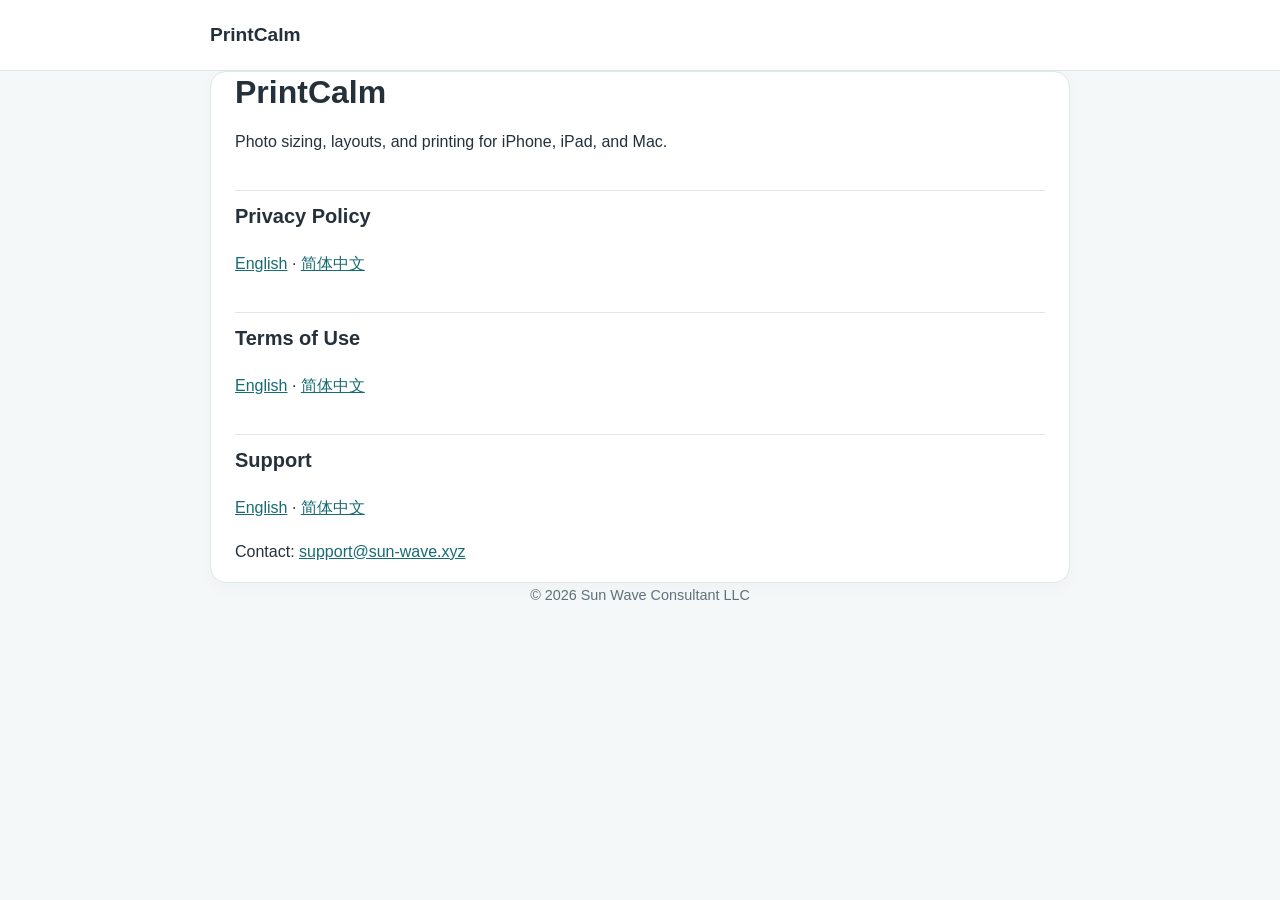
<file: index.html>
<!doctype html><html lang="en"><head><meta charset="utf-8"><meta name="viewport" content="width=device-width,initial-scale=1"><title>PrintCalm · Legal & Support</title><link rel="stylesheet" href="style.css"></head><body><header><div class="wrap top"><span class="brand">PrintCalm</span></div></header><main class="wrap"><h1>PrintCalm</h1><p>Photo sizing, layouts, and printing for iPhone, iPad, and Mac.</p><h2>Privacy Policy</h2><p><a href="privacy.html">English</a> · <a href="zh-Hans/privacy.html" lang="zh-Hans">简体中文</a></p><h2>Terms of Use</h2><p><a href="terms.html">English</a> · <a href="zh-Hans/terms.html" lang="zh-Hans">简体中文</a></p><h2>Support</h2><p><a href="support.html">English</a> · <a href="zh-Hans/support.html" lang="zh-Hans">简体中文</a></p><p>Contact: <a href="mailto:support@sun-wave.xyz">support@sun-wave.xyz</a></p></main><footer>© 2026 Sun Wave Consultant LLC</footer></body></html>
</file>
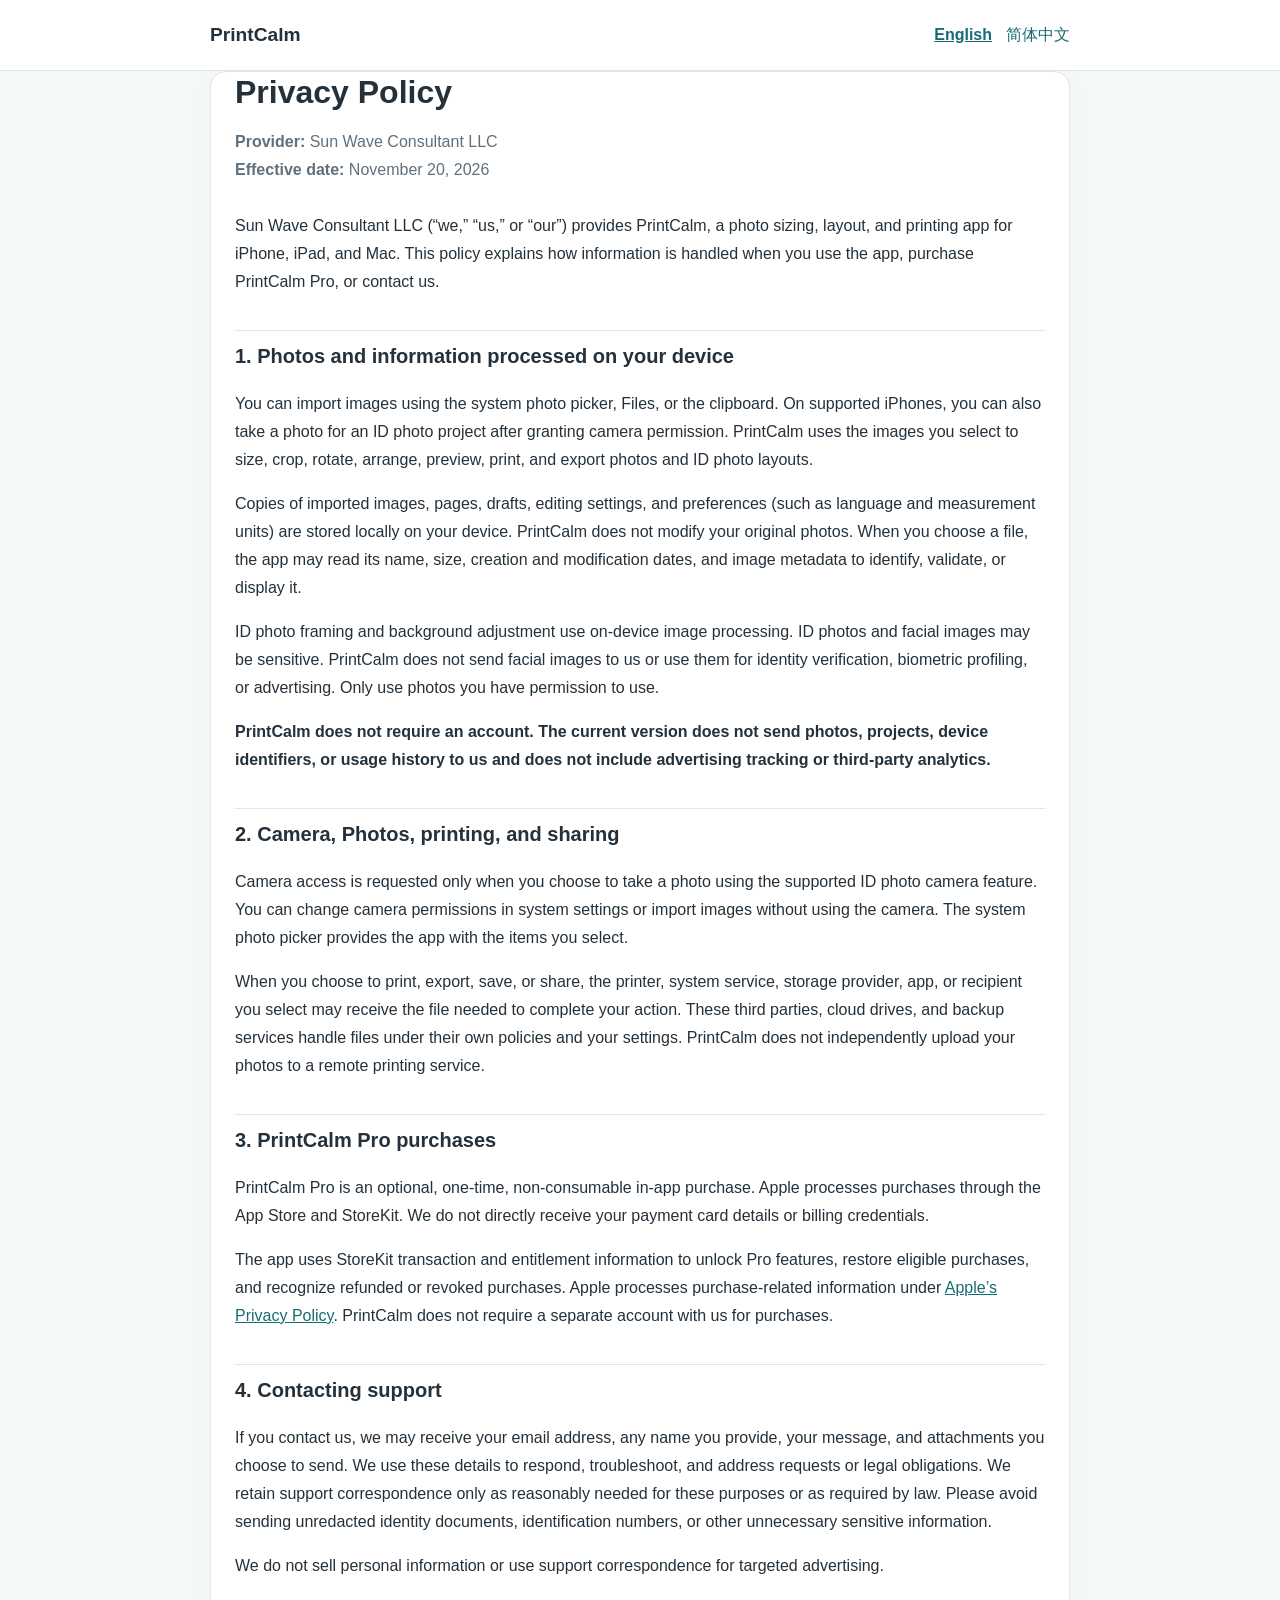
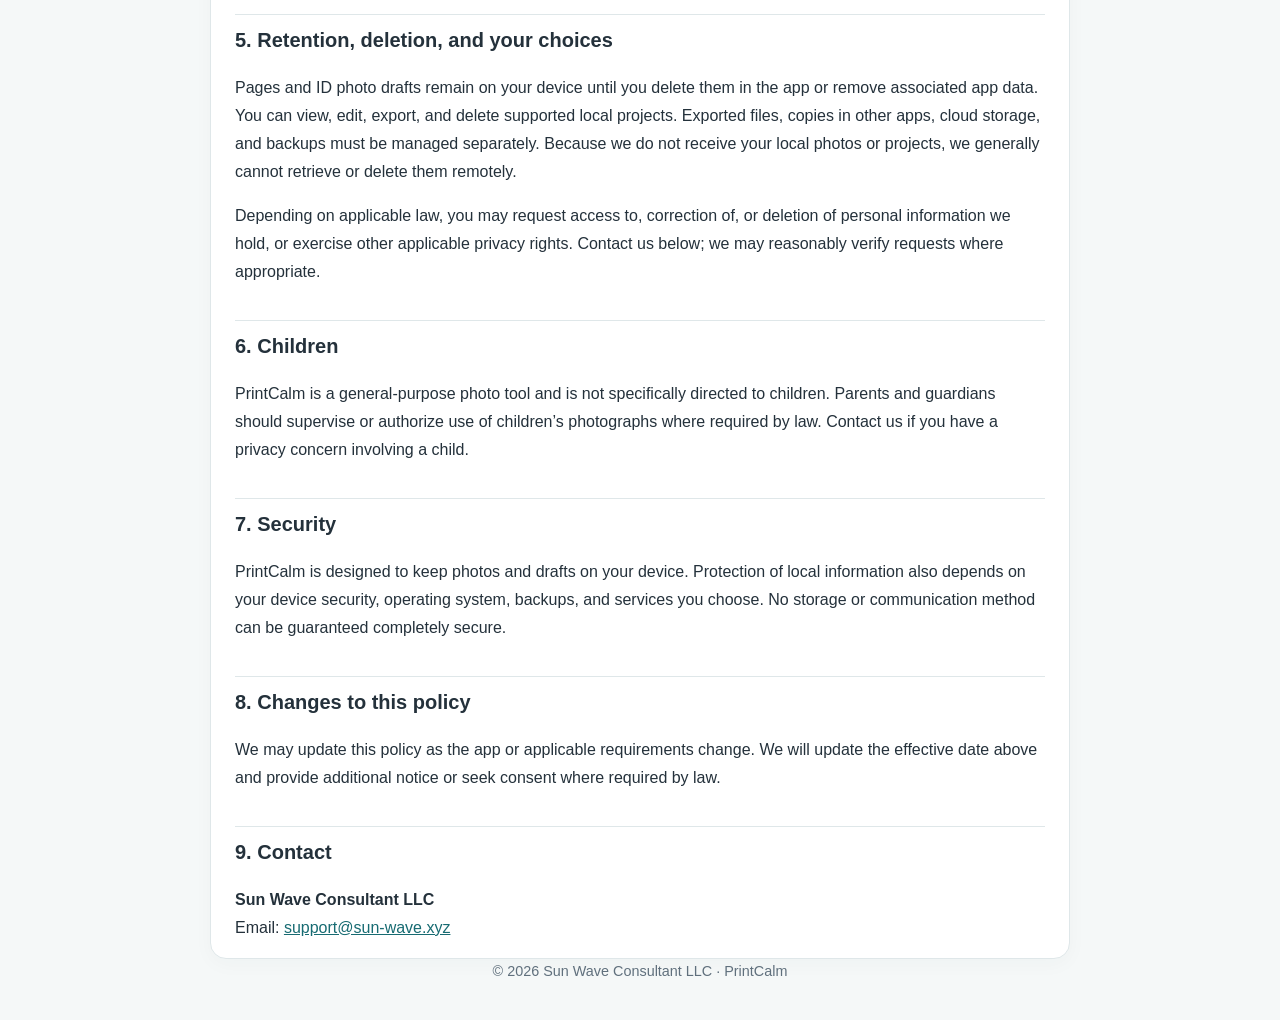
<file: privacy.html>
<!doctype html>
<html lang="en"><head><meta charset="utf-8"><meta name="viewport" content="width=device-width, initial-scale=1"><meta name="description" content="Privacy Policy for PrintCalm by Sun Wave Consultant LLC."><title>Privacy Policy | PrintCalm</title><link rel="stylesheet" href="style.css"></head>
<body><header><div class="wrap top"><a class="brand" href="./">PrintCalm</a><nav class="langs" aria-label="Language"><a href="privacy.html" aria-current="page">English</a><a href="zh-Hans/privacy.html" lang="zh-Hans">简体中文</a></nav></div></header><main class="wrap"><h1>Privacy Policy</h1><p class="meta"><strong>Provider:</strong> Sun Wave Consultant LLC<br><strong>Effective date:</strong> November 20, 2026</p>
<p>Sun Wave Consultant LLC (“we,” “us,” or “our”) provides PrintCalm, a photo sizing, layout, and printing app for iPhone, iPad, and Mac. This policy explains how information is handled when you use the app, purchase PrintCalm Pro, or contact us.</p>
<h2>1. Photos and information processed on your device</h2>
<p>You can import images using the system photo picker, Files, or the clipboard. On supported iPhones, you can also take a photo for an ID photo project after granting camera permission. PrintCalm uses the images you select to size, crop, rotate, arrange, preview, print, and export photos and ID photo layouts.</p>
<p>Copies of imported images, pages, drafts, editing settings, and preferences (such as language and measurement units) are stored locally on your device. PrintCalm does not modify your original photos. When you choose a file, the app may read its name, size, creation and modification dates, and image metadata to identify, validate, or display it.</p>
<p>ID photo framing and background adjustment use on-device image processing. ID photos and facial images may be sensitive. PrintCalm does not send facial images to us or use them for identity verification, biometric profiling, or advertising. Only use photos you have permission to use.</p>
<p><strong>PrintCalm does not require an account. The current version does not send photos, projects, device identifiers, or usage history to us and does not include advertising tracking or third-party analytics.</strong></p>
<h2>2. Camera, Photos, printing, and sharing</h2>
<p>Camera access is requested only when you choose to take a photo using the supported ID photo camera feature. You can change camera permissions in system settings or import images without using the camera. The system photo picker provides the app with the items you select.</p>
<p>When you choose to print, export, save, or share, the printer, system service, storage provider, app, or recipient you select may receive the file needed to complete your action. These third parties, cloud drives, and backup services handle files under their own policies and your settings. PrintCalm does not independently upload your photos to a remote printing service.</p>
<h2>3. PrintCalm Pro purchases</h2>
<p>PrintCalm Pro is an optional, one-time, non-consumable in-app purchase. Apple processes purchases through the App Store and StoreKit. We do not directly receive your payment card details or billing credentials.</p>
<p>The app uses StoreKit transaction and entitlement information to unlock Pro features, restore eligible purchases, and recognize refunded or revoked purchases. Apple processes purchase-related information under <a href="https://www.apple.com/legal/privacy/">Apple’s Privacy Policy</a>. PrintCalm does not require a separate account with us for purchases.</p>
<h2>4. Contacting support</h2>
<p>If you contact us, we may receive your email address, any name you provide, your message, and attachments you choose to send. We use these details to respond, troubleshoot, and address requests or legal obligations. We retain support correspondence only as reasonably needed for these purposes or as required by law. Please avoid sending unredacted identity documents, identification numbers, or other unnecessary sensitive information.</p>
<p>We do not sell personal information or use support correspondence for targeted advertising.</p>
<h2>5. Retention, deletion, and your choices</h2>
<p>Pages and ID photo drafts remain on your device until you delete them in the app or remove associated app data. You can view, edit, export, and delete supported local projects. Exported files, copies in other apps, cloud storage, and backups must be managed separately. Because we do not receive your local photos or projects, we generally cannot retrieve or delete them remotely.</p>
<p>Depending on applicable law, you may request access to, correction of, or deletion of personal information we hold, or exercise other applicable privacy rights. Contact us below; we may reasonably verify requests where appropriate.</p>
<h2>6. Children</h2>
<p>PrintCalm is a general-purpose photo tool and is not specifically directed to children. Parents and guardians should supervise or authorize use of children’s photographs where required by law. Contact us if you have a privacy concern involving a child.</p>
<h2>7. Security</h2>
<p>PrintCalm is designed to keep photos and drafts on your device. Protection of local information also depends on your device security, operating system, backups, and services you choose. No storage or communication method can be guaranteed completely secure.</p>
<h2>8. Changes to this policy</h2>
<p>We may update this policy as the app or applicable requirements change. We will update the effective date above and provide additional notice or seek consent where required by law.</p>
<h2>9. Contact</h2>
<p><strong>Sun Wave Consultant LLC</strong><br>Email: <a href="mailto:support@sun-wave.xyz">support@sun-wave.xyz</a></p>
</main><footer>© 2026 Sun Wave Consultant LLC · PrintCalm</footer></body></html>
</file>
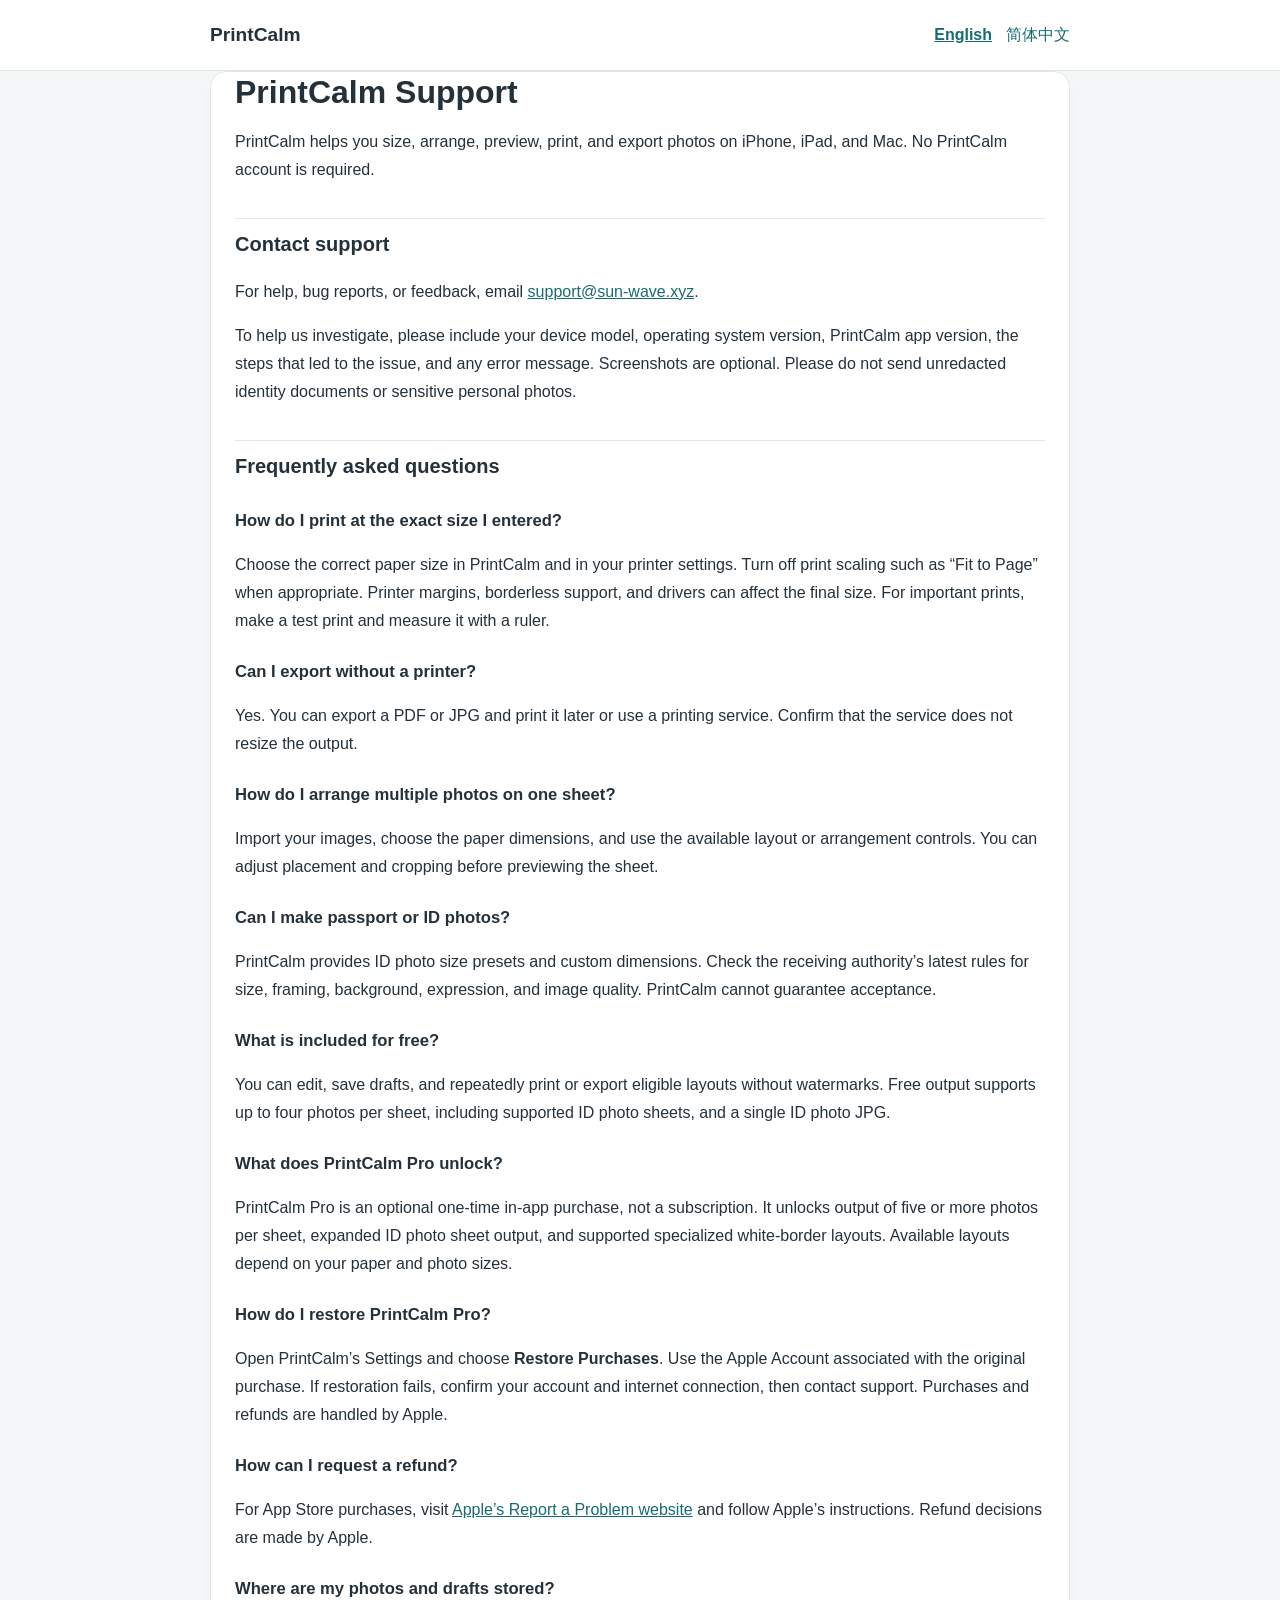
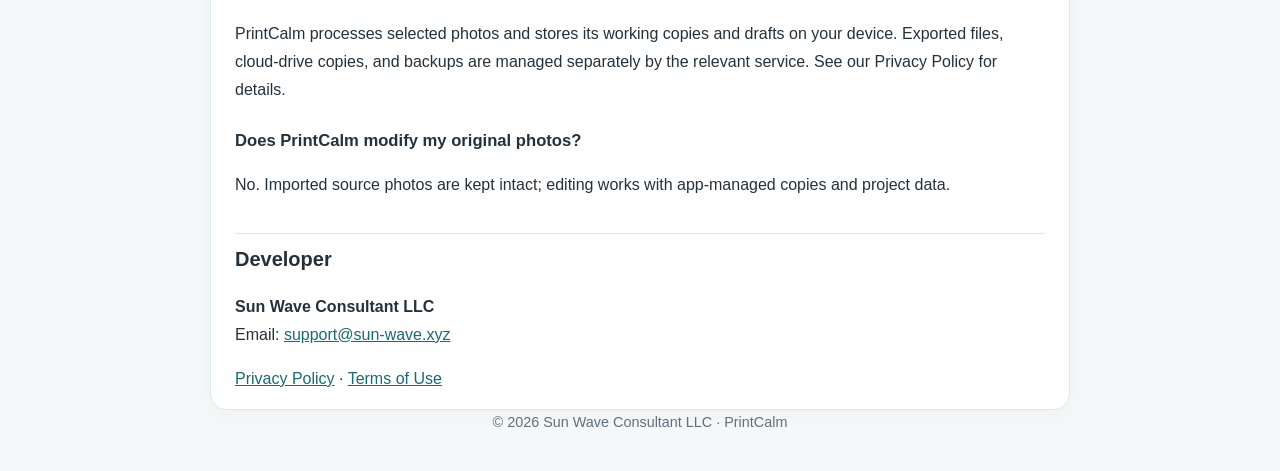
<file: support.html>
<!doctype html>
<html lang="en"><head><meta charset="utf-8"><meta name="viewport" content="width=device-width, initial-scale=1"><meta name="description" content="PrintCalm support and frequently asked questions."><title>PrintCalm Support | PrintCalm</title><link rel="stylesheet" href="style.css"></head>
<body><header><div class="wrap top"><a class="brand" href="index.html">PrintCalm</a><nav class="langs" aria-label="Language"><a href="support.html" aria-current="page">English</a><a href="zh-Hans/support.html" lang="zh-Hans" >简体中文</a></nav></div></header><main class="wrap"><h1>PrintCalm Support</h1><p>PrintCalm helps you size, arrange, preview, print, and export photos on iPhone, iPad, and Mac. No PrintCalm account is required.</p>
<h2>Contact support</h2><p>For help, bug reports, or feedback, email <a href="mailto:support@sun-wave.xyz">support@sun-wave.xyz</a>.</p><p>To help us investigate, please include your device model, operating system version, PrintCalm app version, the steps that led to the issue, and any error message. Screenshots are optional. Please do not send unredacted identity documents or sensitive personal photos.</p>
<h2>Frequently asked questions</h2>
<h3>How do I print at the exact size I entered?</h3><p>Choose the correct paper size in PrintCalm and in your printer settings. Turn off print scaling such as “Fit to Page” when appropriate. Printer margins, borderless support, and drivers can affect the final size. For important prints, make a test print and measure it with a ruler.</p>
<h3>Can I export without a printer?</h3><p>Yes. You can export a PDF or JPG and print it later or use a printing service. Confirm that the service does not resize the output.</p>
<h3>How do I arrange multiple photos on one sheet?</h3><p>Import your images, choose the paper dimensions, and use the available layout or arrangement controls. You can adjust placement and cropping before previewing the sheet.</p>
<h3>Can I make passport or ID photos?</h3><p>PrintCalm provides ID photo size presets and custom dimensions. Check the receiving authority’s latest rules for size, framing, background, expression, and image quality. PrintCalm cannot guarantee acceptance.</p>
<h3>What is included for free?</h3><p>You can edit, save drafts, and repeatedly print or export eligible layouts without watermarks. Free output supports up to four photos per sheet, including supported ID photo sheets, and a single ID photo JPG.</p>
<h3>What does PrintCalm Pro unlock?</h3><p>PrintCalm Pro is an optional one-time in-app purchase, not a subscription. It unlocks output of five or more photos per sheet, expanded ID photo sheet output, and supported specialized white-border layouts. Available layouts depend on your paper and photo sizes.</p>
<h3>How do I restore PrintCalm Pro?</h3><p>Open PrintCalm’s Settings and choose <strong>Restore Purchases</strong>. Use the Apple Account associated with the original purchase. If restoration fails, confirm your account and internet connection, then contact support. Purchases and refunds are handled by Apple.</p>
<h3>How can I request a refund?</h3><p>For App Store purchases, visit <a href="https://reportaproblem.apple.com/">Apple’s Report a Problem website</a> and follow Apple’s instructions. Refund decisions are made by Apple.</p>
<h3>Where are my photos and drafts stored?</h3><p>PrintCalm processes selected photos and stores its working copies and drafts on your device. Exported files, cloud-drive copies, and backups are managed separately by the relevant service. See our Privacy Policy for details.</p>
<h3>Does PrintCalm modify my original photos?</h3><p>No. Imported source photos are kept intact; editing works with app-managed copies and project data.</p>
<h2>Developer</h2><p><strong>Sun Wave Consultant LLC</strong><br>Email: <a href="mailto:support@sun-wave.xyz">support@sun-wave.xyz</a></p><p><a href="privacy.html">Privacy Policy</a> · <a href="terms.html">Terms of Use</a></p></main><footer>© 2026 Sun Wave Consultant LLC · PrintCalm</footer></body></html>
</file>
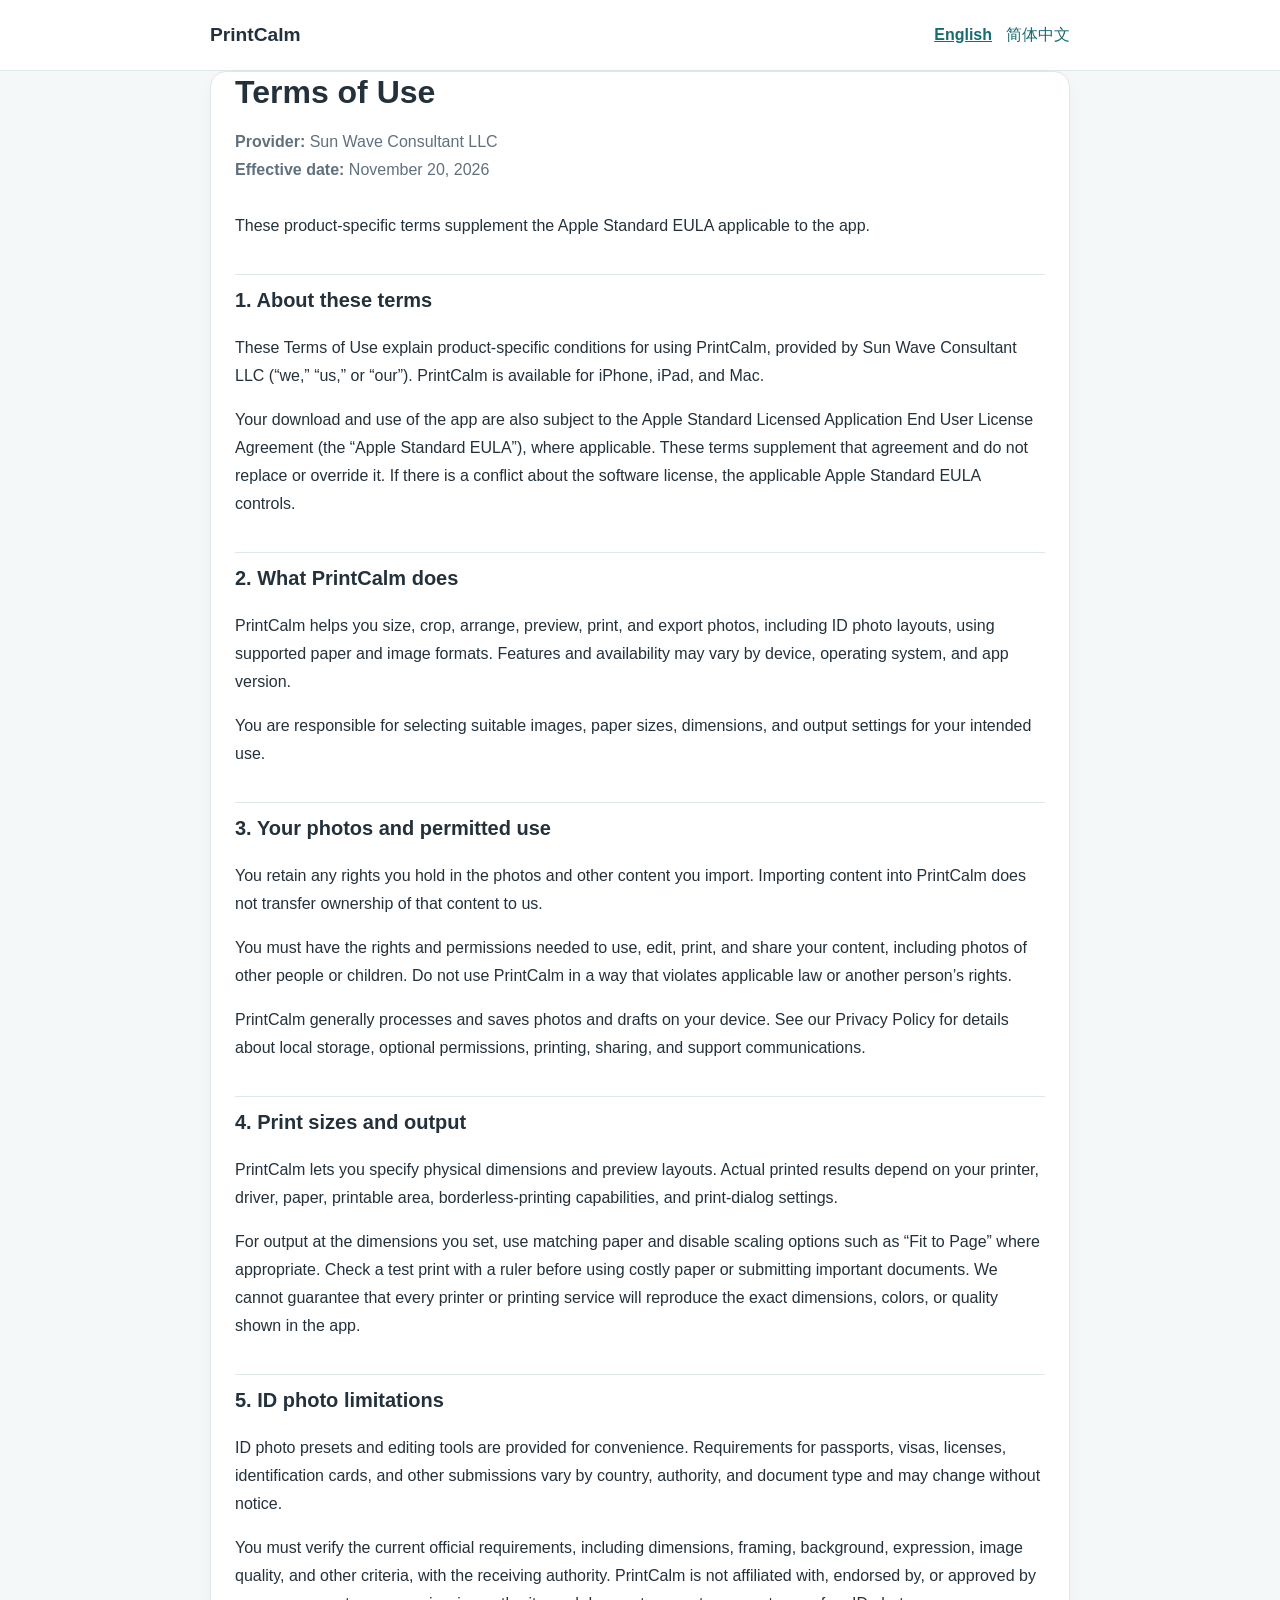
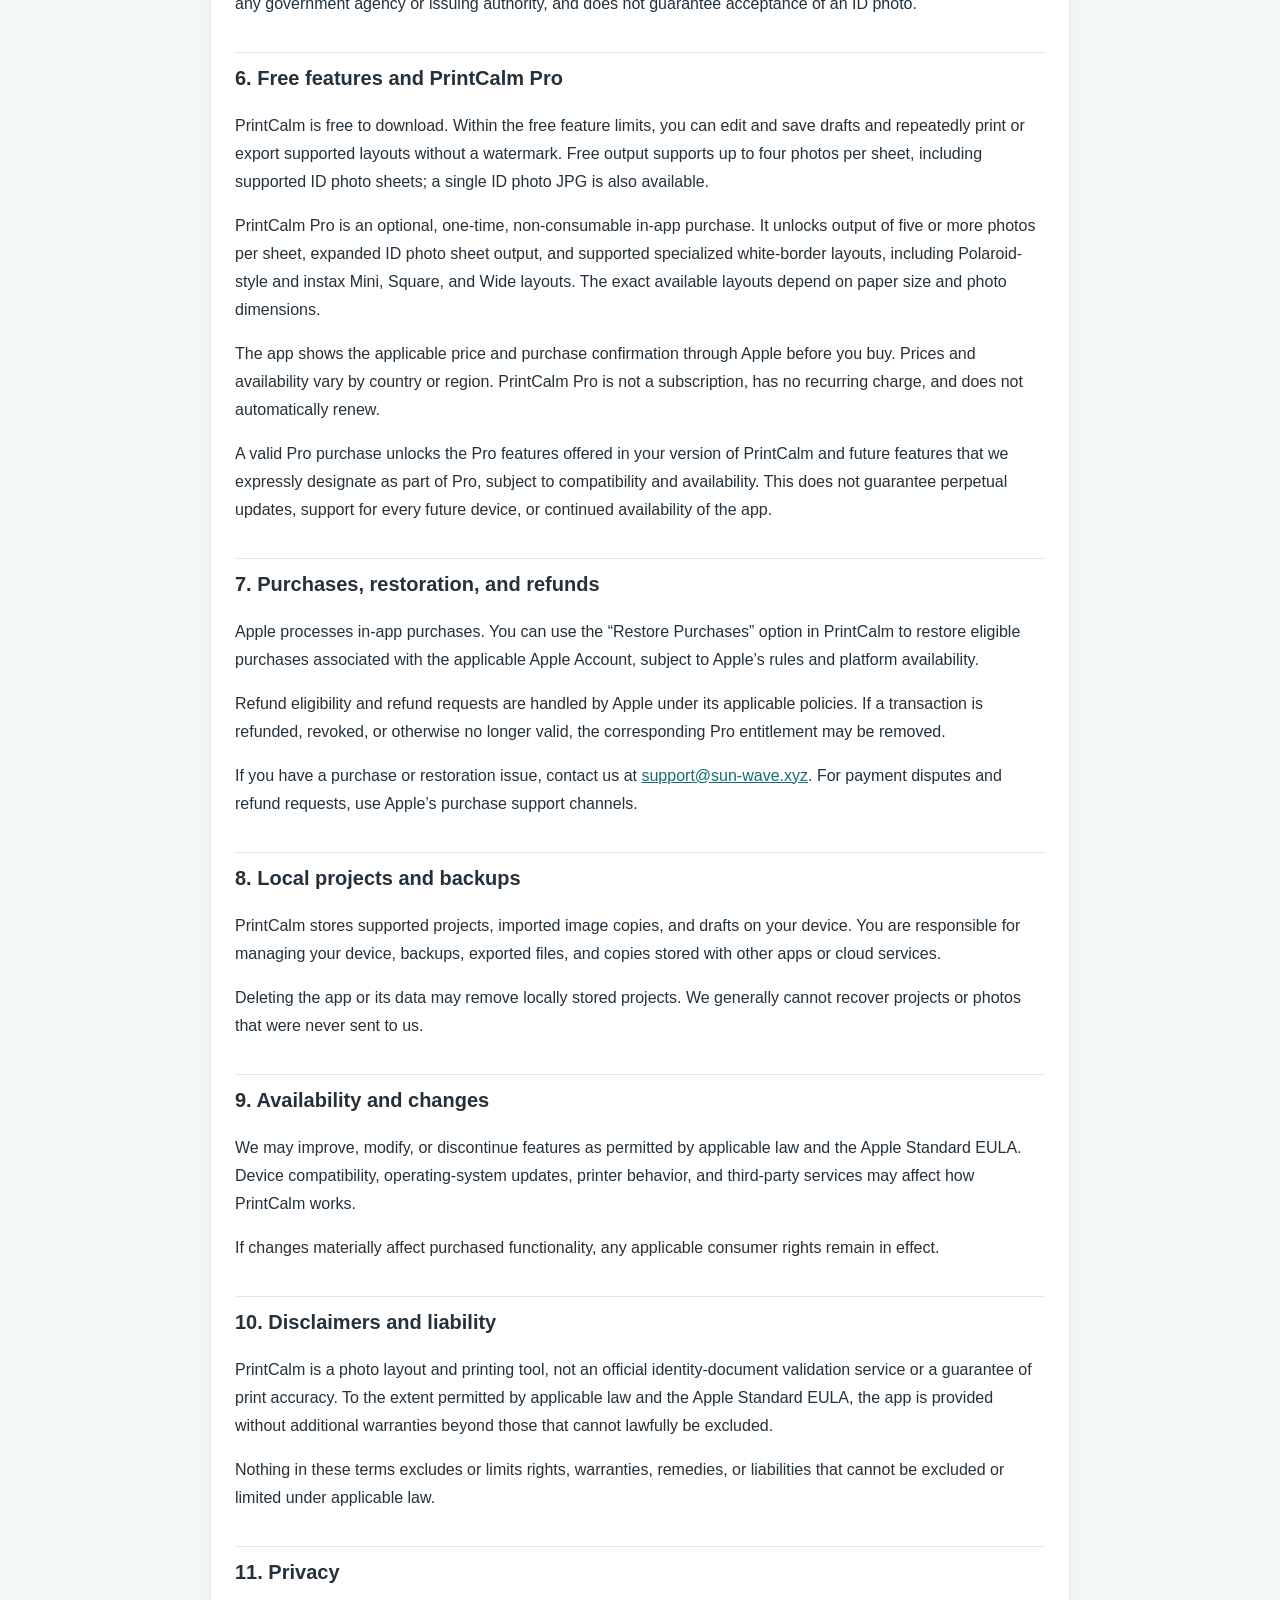
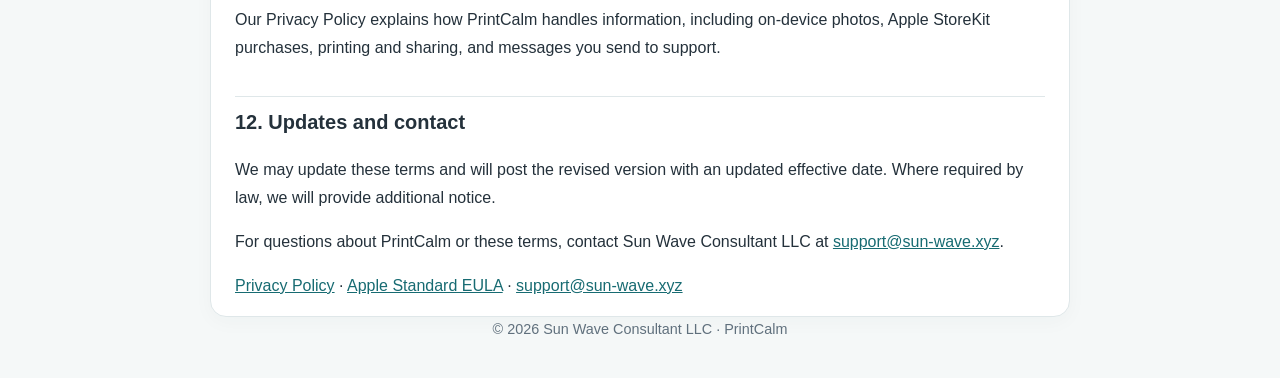
<file: terms.html>
<!doctype html>
<html lang="en"><head><meta charset="utf-8"><meta name="viewport" content="width=device-width, initial-scale=1"><meta name="description" content="Terms of Use for PrintCalm by Sun Wave Consultant LLC."><title>Terms of Use | PrintCalm</title><link rel="stylesheet" href="style.css"></head>
<body><header><div class="wrap top"><a class="brand" href="index.html">PrintCalm</a><nav class="langs" aria-label="Language"><a href="terms.html" aria-current="page">English</a><a href="zh-Hans/terms.html" lang="zh-Hans">简体中文</a></nav></div></header><main class="wrap"><h1>Terms of Use</h1><p class="meta"><strong>Provider:</strong> Sun Wave Consultant LLC<br><strong>Effective date:</strong> November 20, 2026</p><p>These product-specific terms supplement the Apple Standard EULA applicable to the app.</p>
<h2>1. About these terms</h2>
<p>These Terms of Use explain product-specific conditions for using PrintCalm, provided by Sun Wave Consultant LLC (“we,” “us,” or “our”). PrintCalm is available for iPhone, iPad, and Mac.</p>
<p>Your download and use of the app are also subject to the Apple Standard Licensed Application End User License Agreement (the “Apple Standard EULA”), where applicable. These terms supplement that agreement and do not replace or override it. If there is a conflict about the software license, the applicable Apple Standard EULA controls.</p>
<h2>2. What PrintCalm does</h2>
<p>PrintCalm helps you size, crop, arrange, preview, print, and export photos, including ID photo layouts, using supported paper and image formats. Features and availability may vary by device, operating system, and app version.</p>
<p>You are responsible for selecting suitable images, paper sizes, dimensions, and output settings for your intended use.</p>
<h2>3. Your photos and permitted use</h2>
<p>You retain any rights you hold in the photos and other content you import. Importing content into PrintCalm does not transfer ownership of that content to us.</p>
<p>You must have the rights and permissions needed to use, edit, print, and share your content, including photos of other people or children. Do not use PrintCalm in a way that violates applicable law or another person’s rights.</p>
<p>PrintCalm generally processes and saves photos and drafts on your device. See our Privacy Policy for details about local storage, optional permissions, printing, sharing, and support communications.</p>
<h2>4. Print sizes and output</h2>
<p>PrintCalm lets you specify physical dimensions and preview layouts. Actual printed results depend on your printer, driver, paper, printable area, borderless-printing capabilities, and print-dialog settings.</p>
<p>For output at the dimensions you set, use matching paper and disable scaling options such as “Fit to Page” where appropriate. Check a test print with a ruler before using costly paper or submitting important documents. We cannot guarantee that every printer or printing service will reproduce the exact dimensions, colors, or quality shown in the app.</p>
<h2>5. ID photo limitations</h2>
<p>ID photo presets and editing tools are provided for convenience. Requirements for passports, visas, licenses, identification cards, and other submissions vary by country, authority, and document type and may change without notice.</p>
<p>You must verify the current official requirements, including dimensions, framing, background, expression, image quality, and other criteria, with the receiving authority. PrintCalm is not affiliated with, endorsed by, or approved by any government agency or issuing authority, and does not guarantee acceptance of an ID photo.</p>
<h2>6. Free features and PrintCalm Pro</h2>
<p>PrintCalm is free to download. Within the free feature limits, you can edit and save drafts and repeatedly print or export supported layouts without a watermark. Free output supports up to four photos per sheet, including supported ID photo sheets; a single ID photo JPG is also available.</p>
<p>PrintCalm Pro is an optional, one-time, non-consumable in-app purchase. It unlocks output of five or more photos per sheet, expanded ID photo sheet output, and supported specialized white-border layouts, including Polaroid-style and instax Mini, Square, and Wide layouts. The exact available layouts depend on paper size and photo dimensions.</p>
<p>The app shows the applicable price and purchase confirmation through Apple before you buy. Prices and availability vary by country or region. PrintCalm Pro is not a subscription, has no recurring charge, and does not automatically renew.</p>
<p>A valid Pro purchase unlocks the Pro features offered in your version of PrintCalm and future features that we expressly designate as part of Pro, subject to compatibility and availability. This does not guarantee perpetual updates, support for every future device, or continued availability of the app.</p>
<h2>7. Purchases, restoration, and refunds</h2>
<p>Apple processes in-app purchases. You can use the “Restore Purchases” option in PrintCalm to restore eligible purchases associated with the applicable Apple Account, subject to Apple’s rules and platform availability.</p>
<p>Refund eligibility and refund requests are handled by Apple under its applicable policies. If a transaction is refunded, revoked, or otherwise no longer valid, the corresponding Pro entitlement may be removed.</p>
<p>If you have a purchase or restoration issue, contact us at <a href="mailto:support@sun-wave.xyz">support@sun-wave.xyz</a>. For payment disputes and refund requests, use Apple’s purchase support channels.</p>
<h2>8. Local projects and backups</h2>
<p>PrintCalm stores supported projects, imported image copies, and drafts on your device. You are responsible for managing your device, backups, exported files, and copies stored with other apps or cloud services.</p>
<p>Deleting the app or its data may remove locally stored projects. We generally cannot recover projects or photos that were never sent to us.</p>
<h2>9. Availability and changes</h2>
<p>We may improve, modify, or discontinue features as permitted by applicable law and the Apple Standard EULA. Device compatibility, operating-system updates, printer behavior, and third-party services may affect how PrintCalm works.</p>
<p>If changes materially affect purchased functionality, any applicable consumer rights remain in effect.</p>
<h2>10. Disclaimers and liability</h2>
<p>PrintCalm is a photo layout and printing tool, not an official identity-document validation service or a guarantee of print accuracy. To the extent permitted by applicable law and the Apple Standard EULA, the app is provided without additional warranties beyond those that cannot lawfully be excluded.</p>
<p>Nothing in these terms excludes or limits rights, warranties, remedies, or liabilities that cannot be excluded or limited under applicable law.</p>
<h2>11. Privacy</h2>
<p>Our Privacy Policy explains how PrintCalm handles information, including on-device photos, Apple StoreKit purchases, printing and sharing, and messages you send to support.</p>
<h2>12. Updates and contact</h2>
<p>We may update these terms and will post the revised version with an updated effective date. Where required by law, we will provide additional notice.</p>
<p>For questions about PrintCalm or these terms, contact Sun Wave Consultant LLC at <a href="mailto:support@sun-wave.xyz">support@sun-wave.xyz</a>.</p>
<p><a href="privacy.html">Privacy Policy</a> · <a href="https://www.apple.com/legal/internet-services/itunes/dev/stdeula/">Apple Standard EULA</a> · <a href="mailto:support@sun-wave.xyz">support@sun-wave.xyz</a></p></main><footer>© 2026 Sun Wave Consultant LLC · PrintCalm</footer></body></html>
</file>
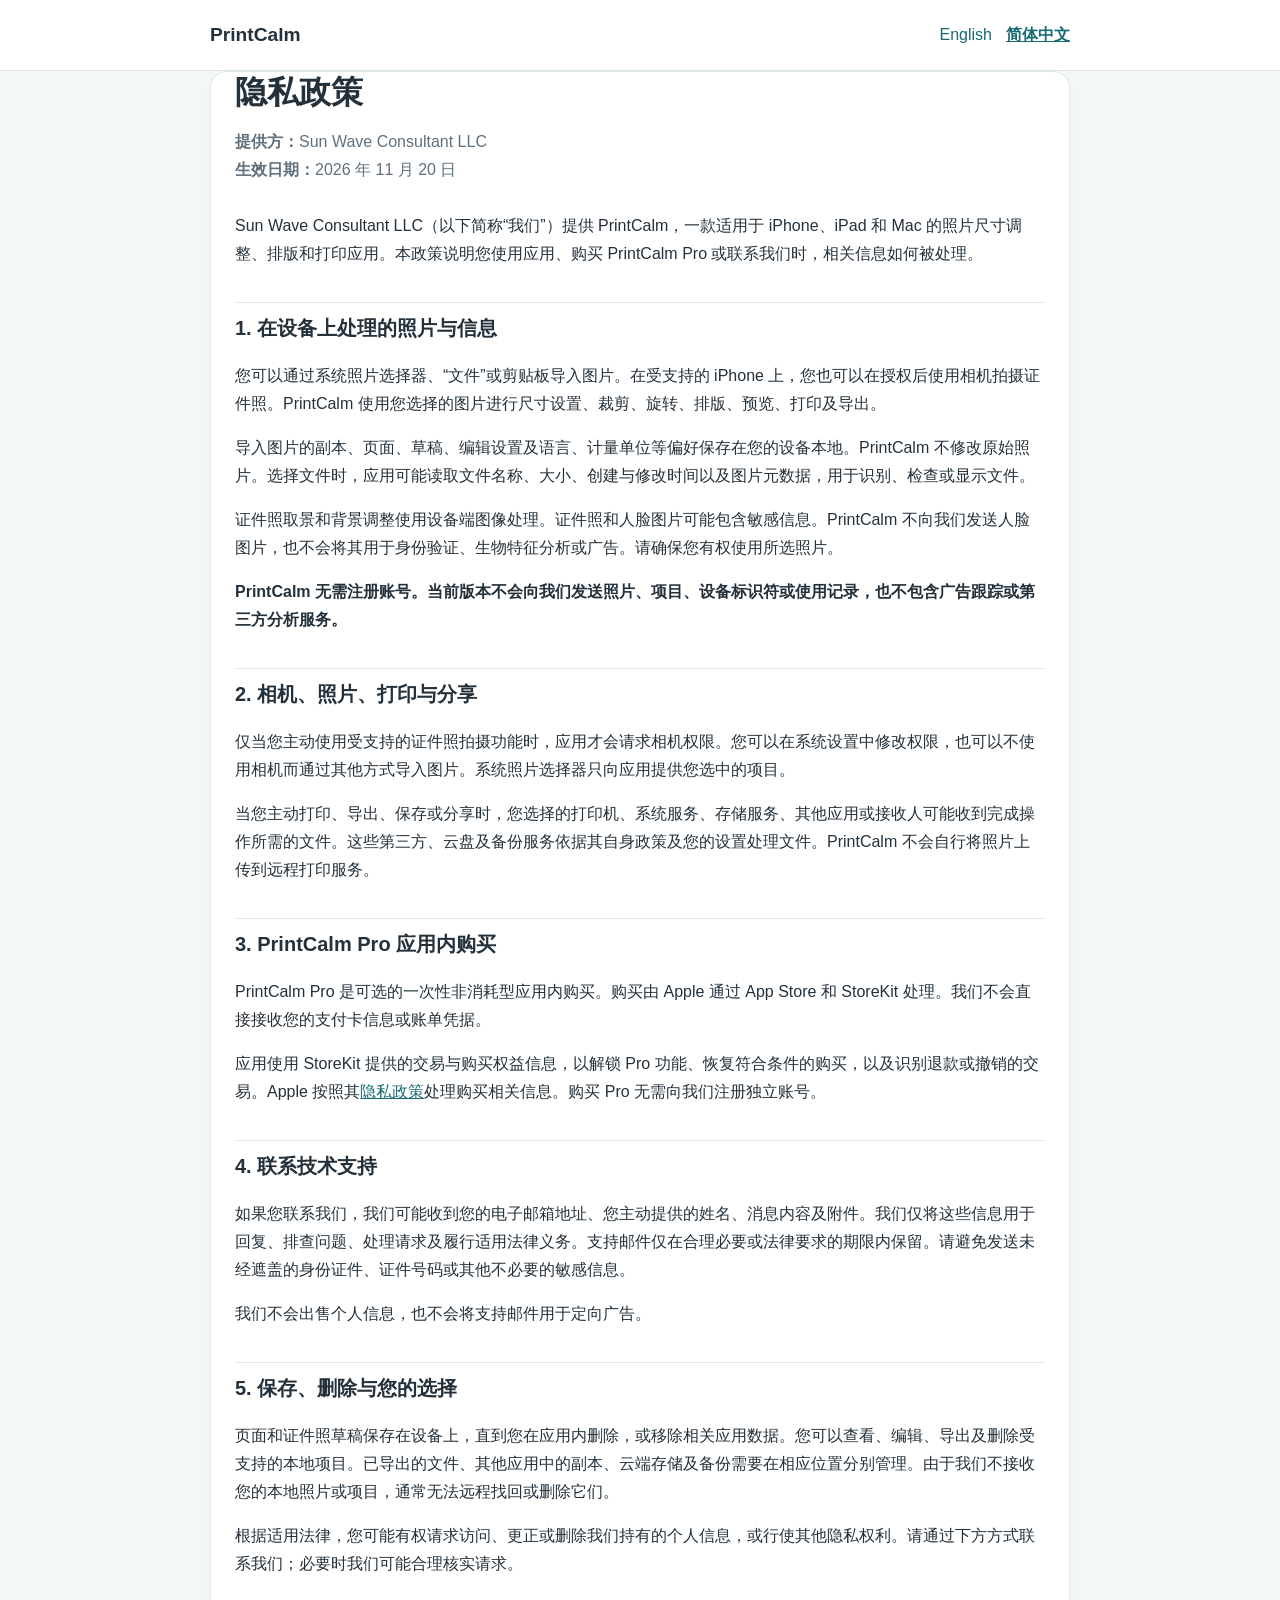
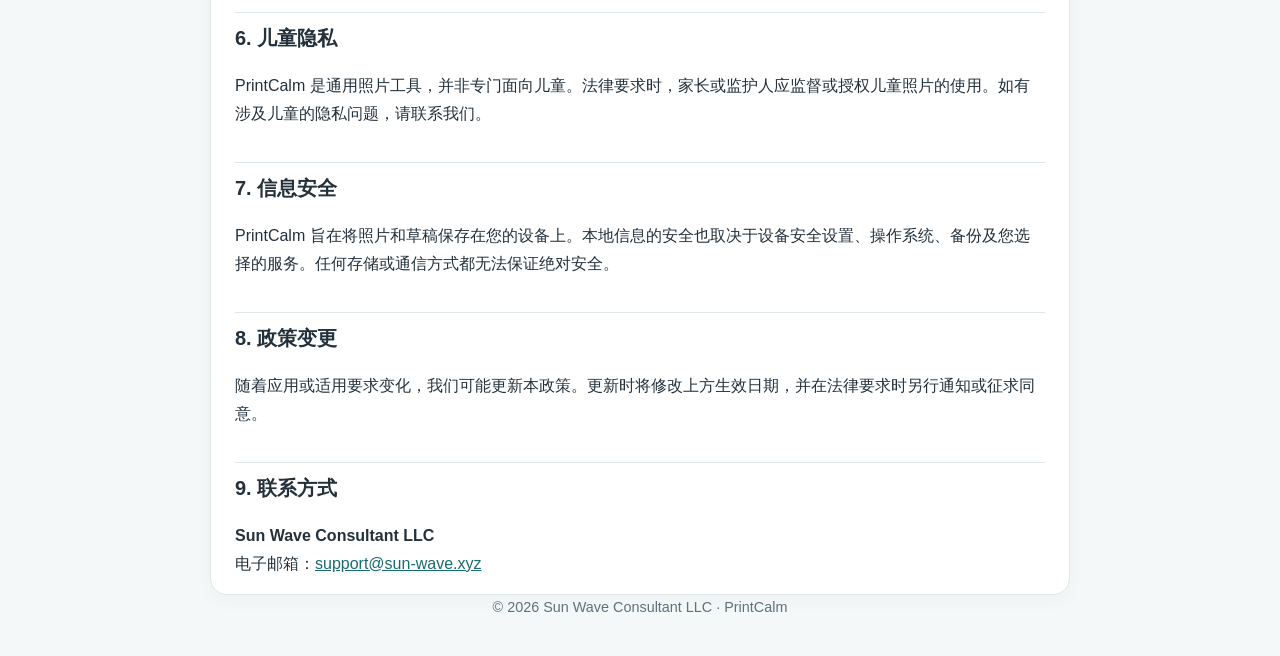
<file: zh-Hans/privacy.html>
<!doctype html>
<html lang="zh-Hans"><head><meta charset="utf-8"><meta name="viewport" content="width=device-width, initial-scale=1"><meta name="description" content="PrintCalm 隐私政策 — Sun Wave Consultant LLC"><title>隐私政策 | PrintCalm</title><link rel="stylesheet" href="../style.css"></head>
<body><header><div class="wrap top"><a class="brand" href="../">PrintCalm</a><nav class="langs" aria-label="语言"><a href="../privacy.html" lang="en">English</a><a href="privacy.html" aria-current="page">简体中文</a></nav></div></header><main class="wrap"><h1>隐私政策</h1><p class="meta"><strong>提供方：</strong>Sun Wave Consultant LLC<br><strong>生效日期：</strong>2026 年 11 月 20 日</p>
<p>Sun Wave Consultant LLC（以下简称“我们”）提供 PrintCalm，一款适用于 iPhone、iPad 和 Mac 的照片尺寸调整、排版和打印应用。本政策说明您使用应用、购买 PrintCalm Pro 或联系我们时，相关信息如何被处理。</p>
<h2>1. 在设备上处理的照片与信息</h2>
<p>您可以通过系统照片选择器、“文件”或剪贴板导入图片。在受支持的 iPhone 上，您也可以在授权后使用相机拍摄证件照。PrintCalm 使用您选择的图片进行尺寸设置、裁剪、旋转、排版、预览、打印及导出。</p>
<p>导入图片的副本、页面、草稿、编辑设置及语言、计量单位等偏好保存在您的设备本地。PrintCalm 不修改原始照片。选择文件时，应用可能读取文件名称、大小、创建与修改时间以及图片元数据，用于识别、检查或显示文件。</p>
<p>证件照取景和背景调整使用设备端图像处理。证件照和人脸图片可能包含敏感信息。PrintCalm 不向我们发送人脸图片，也不会将其用于身份验证、生物特征分析或广告。请确保您有权使用所选照片。</p>
<p><strong>PrintCalm 无需注册账号。当前版本不会向我们发送照片、项目、设备标识符或使用记录，也不包含广告跟踪或第三方分析服务。</strong></p>
<h2>2. 相机、照片、打印与分享</h2>
<p>仅当您主动使用受支持的证件照拍摄功能时，应用才会请求相机权限。您可以在系统设置中修改权限，也可以不使用相机而通过其他方式导入图片。系统照片选择器只向应用提供您选中的项目。</p>
<p>当您主动打印、导出、保存或分享时，您选择的打印机、系统服务、存储服务、其他应用或接收人可能收到完成操作所需的文件。这些第三方、云盘及备份服务依据其自身政策及您的设置处理文件。PrintCalm 不会自行将照片上传到远程打印服务。</p>
<h2>3. PrintCalm Pro 应用内购买</h2>
<p>PrintCalm Pro 是可选的一次性非消耗型应用内购买。购买由 Apple 通过 App Store 和 StoreKit 处理。我们不会直接接收您的支付卡信息或账单凭据。</p>
<p>应用使用 StoreKit 提供的交易与购买权益信息，以解锁 Pro 功能、恢复符合条件的购买，以及识别退款或撤销的交易。Apple 按照其<a href="https://www.apple.com/legal/privacy/">隐私政策</a>处理购买相关信息。购买 Pro 无需向我们注册独立账号。</p>
<h2>4. 联系技术支持</h2>
<p>如果您联系我们，我们可能收到您的电子邮箱地址、您主动提供的姓名、消息内容及附件。我们仅将这些信息用于回复、排查问题、处理请求及履行适用法律义务。支持邮件仅在合理必要或法律要求的期限内保留。请避免发送未经遮盖的身份证件、证件号码或其他不必要的敏感信息。</p>
<p>我们不会出售个人信息，也不会将支持邮件用于定向广告。</p>
<h2>5. 保存、删除与您的选择</h2>
<p>页面和证件照草稿保存在设备上，直到您在应用内删除，或移除相关应用数据。您可以查看、编辑、导出及删除受支持的本地项目。已导出的文件、其他应用中的副本、云端存储及备份需要在相应位置分别管理。由于我们不接收您的本地照片或项目，通常无法远程找回或删除它们。</p>
<p>根据适用法律，您可能有权请求访问、更正或删除我们持有的个人信息，或行使其他隐私权利。请通过下方方式联系我们；必要时我们可能合理核实请求。</p>
<h2>6. 儿童隐私</h2>
<p>PrintCalm 是通用照片工具，并非专门面向儿童。法律要求时，家长或监护人应监督或授权儿童照片的使用。如有涉及儿童的隐私问题，请联系我们。</p>
<h2>7. 信息安全</h2>
<p>PrintCalm 旨在将照片和草稿保存在您的设备上。本地信息的安全也取决于设备安全设置、操作系统、备份及您选择的服务。任何存储或通信方式都无法保证绝对安全。</p>
<h2>8. 政策变更</h2>
<p>随着应用或适用要求变化，我们可能更新本政策。更新时将修改上方生效日期，并在法律要求时另行通知或征求同意。</p>
<h2>9. 联系方式</h2>
<p><strong>Sun Wave Consultant LLC</strong><br>电子邮箱：<a href="mailto:support@sun-wave.xyz">support@sun-wave.xyz</a></p>
</main><footer>© 2026 Sun Wave Consultant LLC · PrintCalm</footer></body></html>
</file>
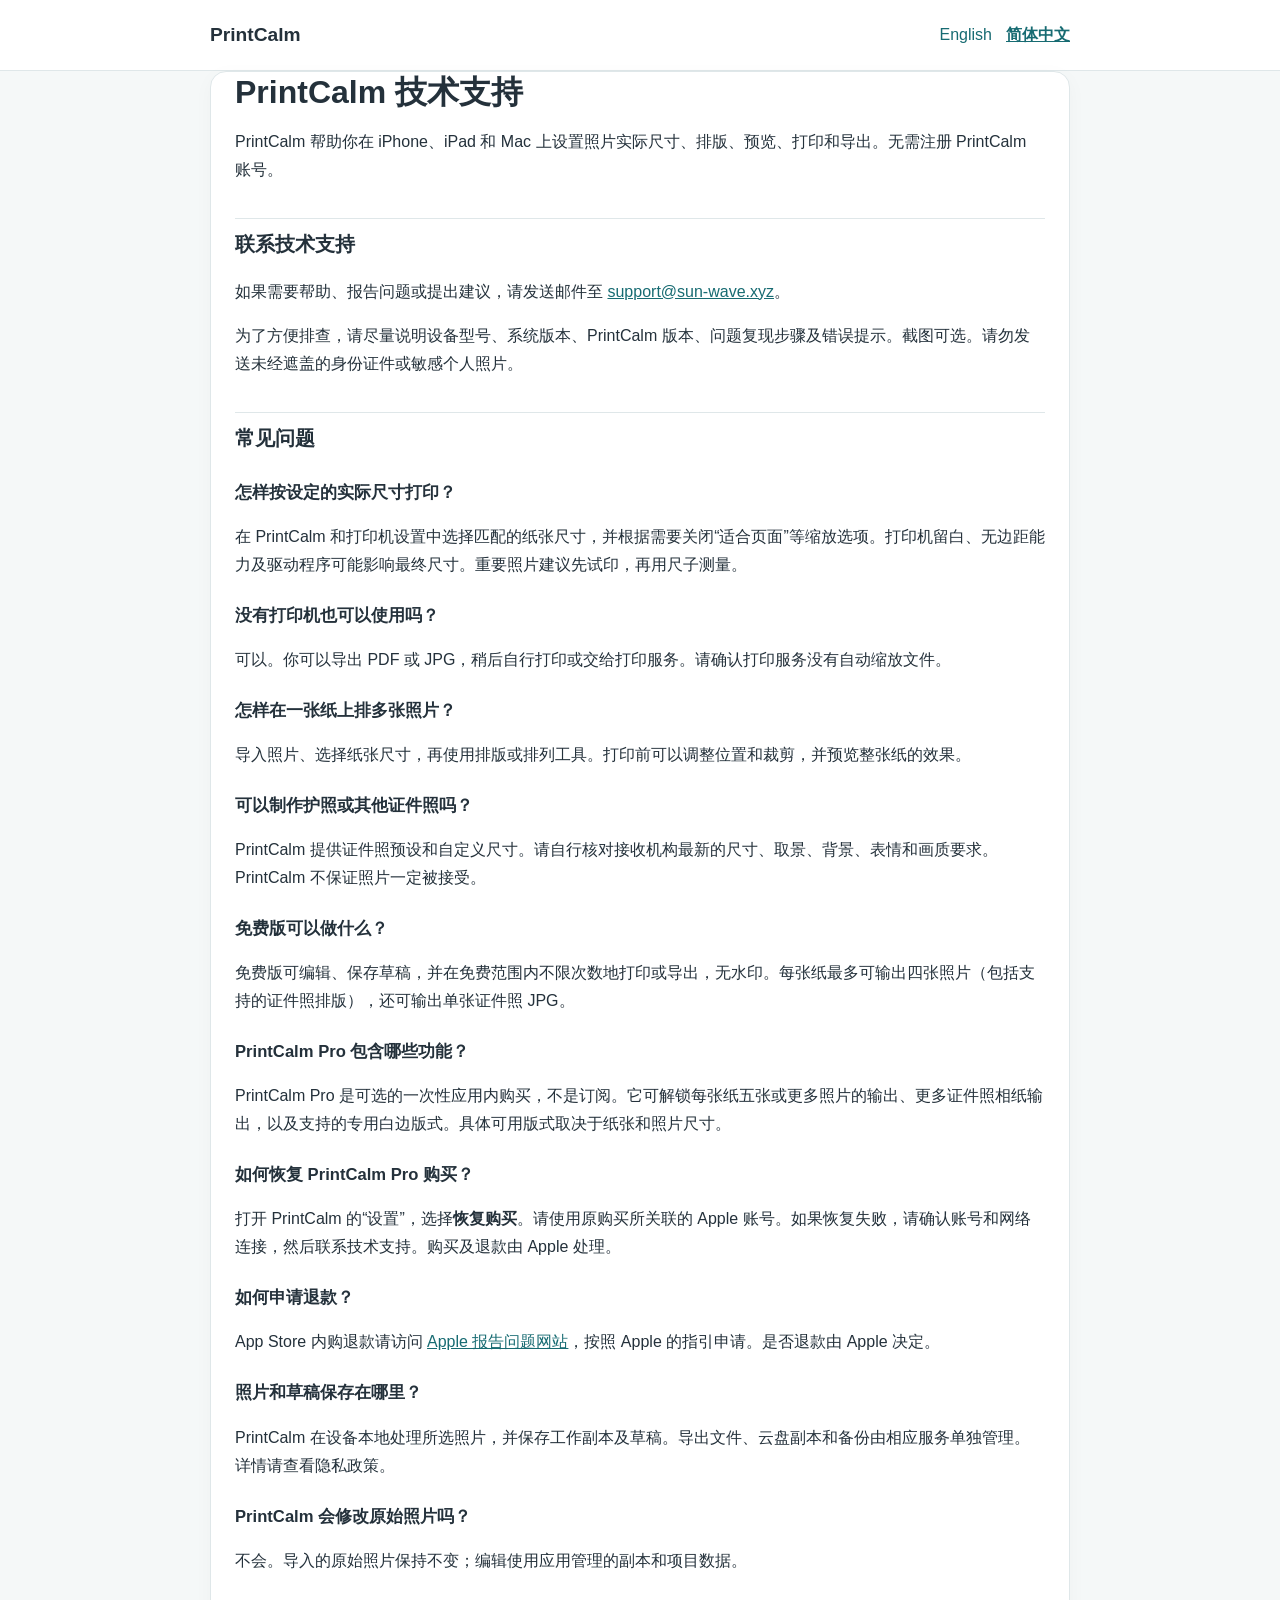
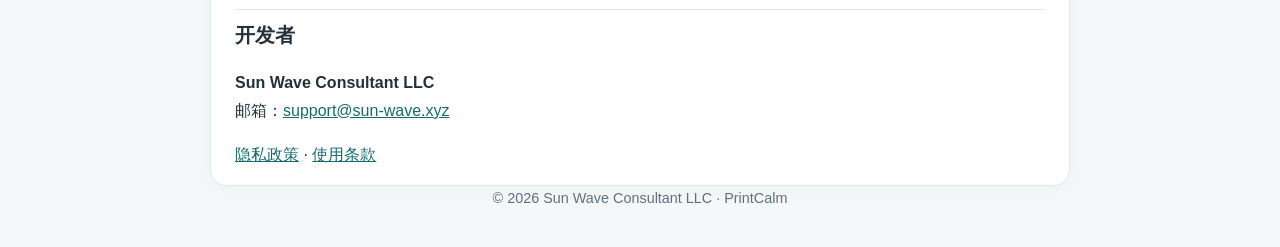
<file: zh-Hans/support.html>
<!doctype html>
<html lang="zh-Hans"><head><meta charset="utf-8"><meta name="viewport" content="width=device-width, initial-scale=1"><meta name="description" content="PrintCalm support and frequently asked questions."><title>PrintCalm 技术支持 | PrintCalm</title><link rel="stylesheet" href="../style.css"></head>
<body><header><div class="wrap top"><a class="brand" href="../index.html">PrintCalm</a><nav class="langs" aria-label="Language"><a href="../support.html" >English</a><a href="support.html" lang="zh-Hans" aria-current="page">简体中文</a></nav></div></header><main class="wrap"><h1>PrintCalm 技术支持</h1><p>PrintCalm 帮助你在 iPhone、iPad 和 Mac 上设置照片实际尺寸、排版、预览、打印和导出。无需注册 PrintCalm 账号。</p>
<h2>联系技术支持</h2><p>如果需要帮助、报告问题或提出建议，请发送邮件至 <a href="mailto:support@sun-wave.xyz">support@sun-wave.xyz</a>。</p><p>为了方便排查，请尽量说明设备型号、系统版本、PrintCalm 版本、问题复现步骤及错误提示。截图可选。请勿发送未经遮盖的身份证件或敏感个人照片。</p>
<h2>常见问题</h2>
<h3>怎样按设定的实际尺寸打印？</h3><p>在 PrintCalm 和打印机设置中选择匹配的纸张尺寸，并根据需要关闭“适合页面”等缩放选项。打印机留白、无边距能力及驱动程序可能影响最终尺寸。重要照片建议先试印，再用尺子测量。</p>
<h3>没有打印机也可以使用吗？</h3><p>可以。你可以导出 PDF 或 JPG，稍后自行打印或交给打印服务。请确认打印服务没有自动缩放文件。</p>
<h3>怎样在一张纸上排多张照片？</h3><p>导入照片、选择纸张尺寸，再使用排版或排列工具。打印前可以调整位置和裁剪，并预览整张纸的效果。</p>
<h3>可以制作护照或其他证件照吗？</h3><p>PrintCalm 提供证件照预设和自定义尺寸。请自行核对接收机构最新的尺寸、取景、背景、表情和画质要求。PrintCalm 不保证照片一定被接受。</p>
<h3>免费版可以做什么？</h3><p>免费版可编辑、保存草稿，并在免费范围内不限次数地打印或导出，无水印。每张纸最多可输出四张照片（包括支持的证件照排版），还可输出单张证件照 JPG。</p>
<h3>PrintCalm Pro 包含哪些功能？</h3><p>PrintCalm Pro 是可选的一次性应用内购买，不是订阅。它可解锁每张纸五张或更多照片的输出、更多证件照相纸输出，以及支持的专用白边版式。具体可用版式取决于纸张和照片尺寸。</p>
<h3>如何恢复 PrintCalm Pro 购买？</h3><p>打开 PrintCalm 的“设置”，选择<strong>恢复购买</strong>。请使用原购买所关联的 Apple 账号。如果恢复失败，请确认账号和网络连接，然后联系技术支持。购买及退款由 Apple 处理。</p>
<h3>如何申请退款？</h3><p>App Store 内购退款请访问 <a href="https://reportaproblem.apple.com/">Apple 报告问题网站</a>，按照 Apple 的指引申请。是否退款由 Apple 决定。</p>
<h3>照片和草稿保存在哪里？</h3><p>PrintCalm 在设备本地处理所选照片，并保存工作副本及草稿。导出文件、云盘副本和备份由相应服务单独管理。详情请查看隐私政策。</p>
<h3>PrintCalm 会修改原始照片吗？</h3><p>不会。导入的原始照片保持不变；编辑使用应用管理的副本和项目数据。</p>
<h2>开发者</h2><p><strong>Sun Wave Consultant LLC</strong><br>邮箱：<a href="mailto:support@sun-wave.xyz">support@sun-wave.xyz</a></p><p><a href="privacy.html">隐私政策</a> · <a href="terms.html">使用条款</a></p></main><footer>© 2026 Sun Wave Consultant LLC · PrintCalm</footer></body></html>
</file>
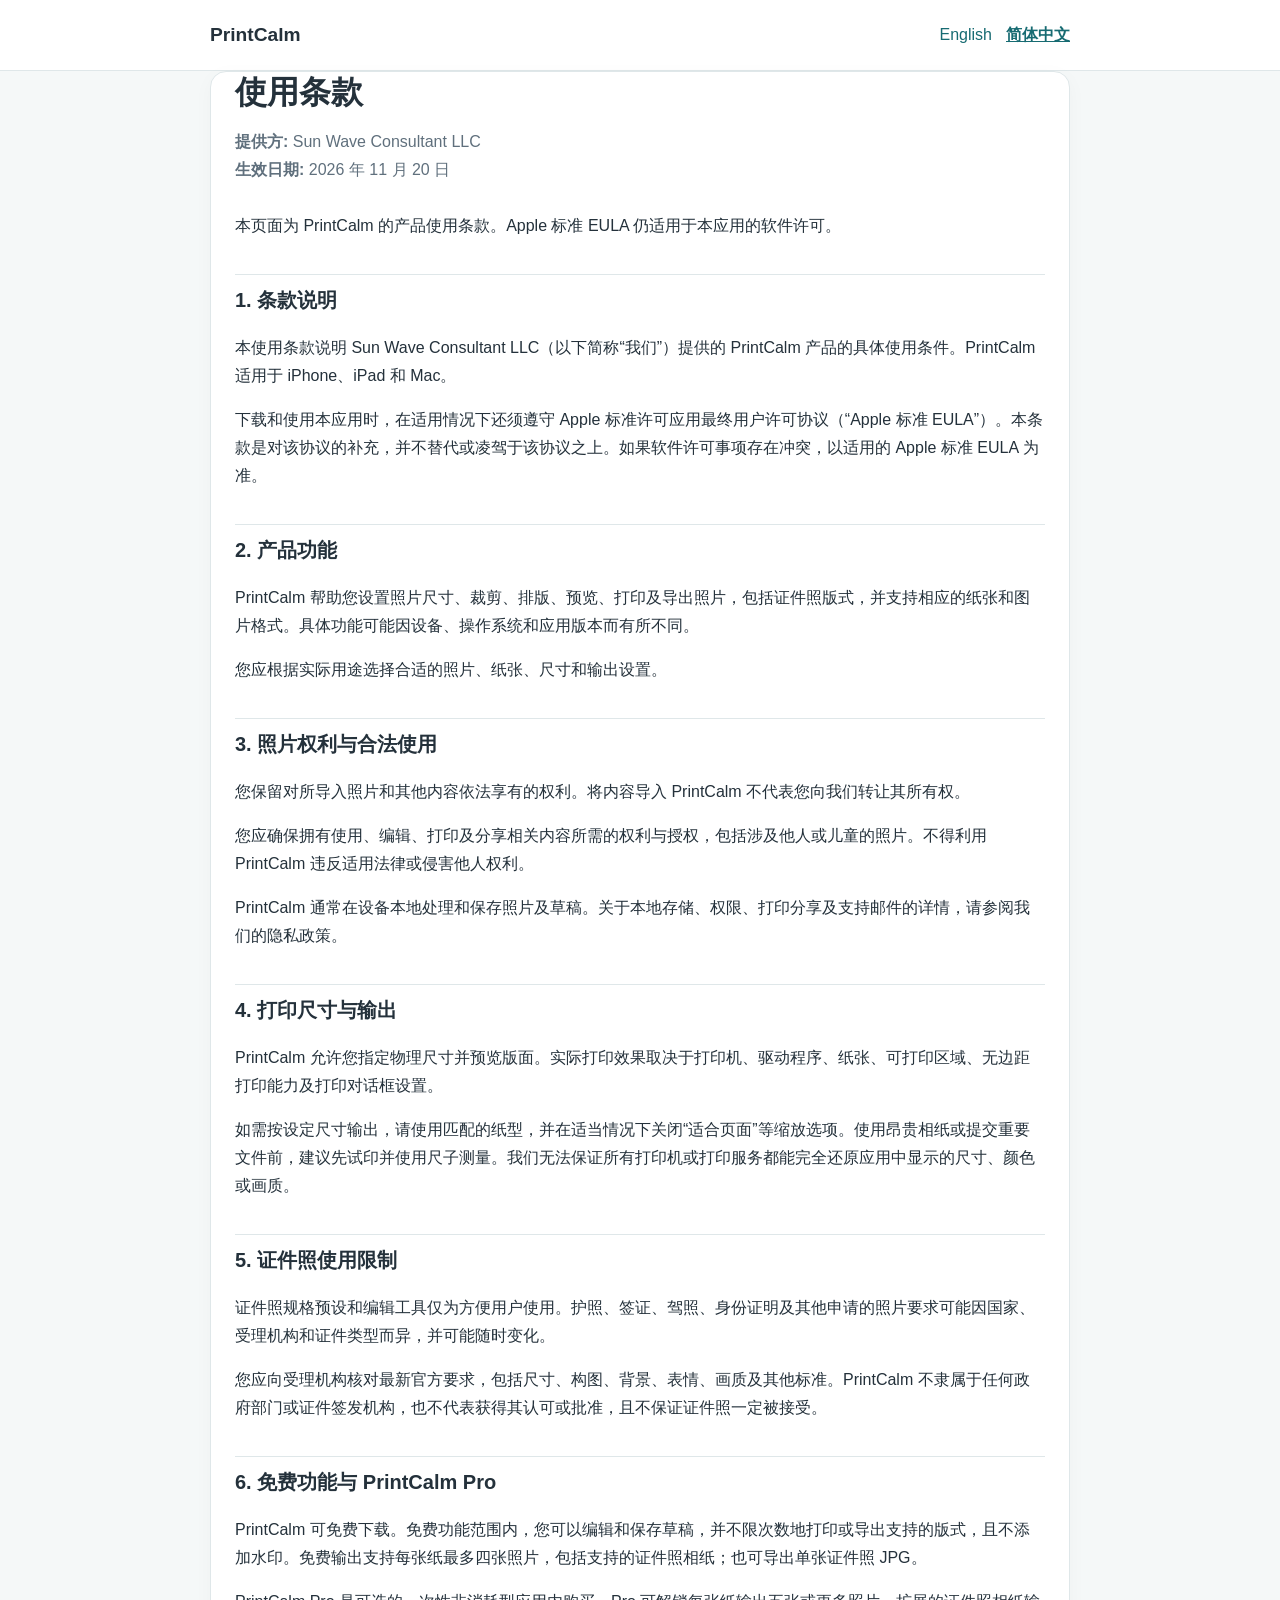
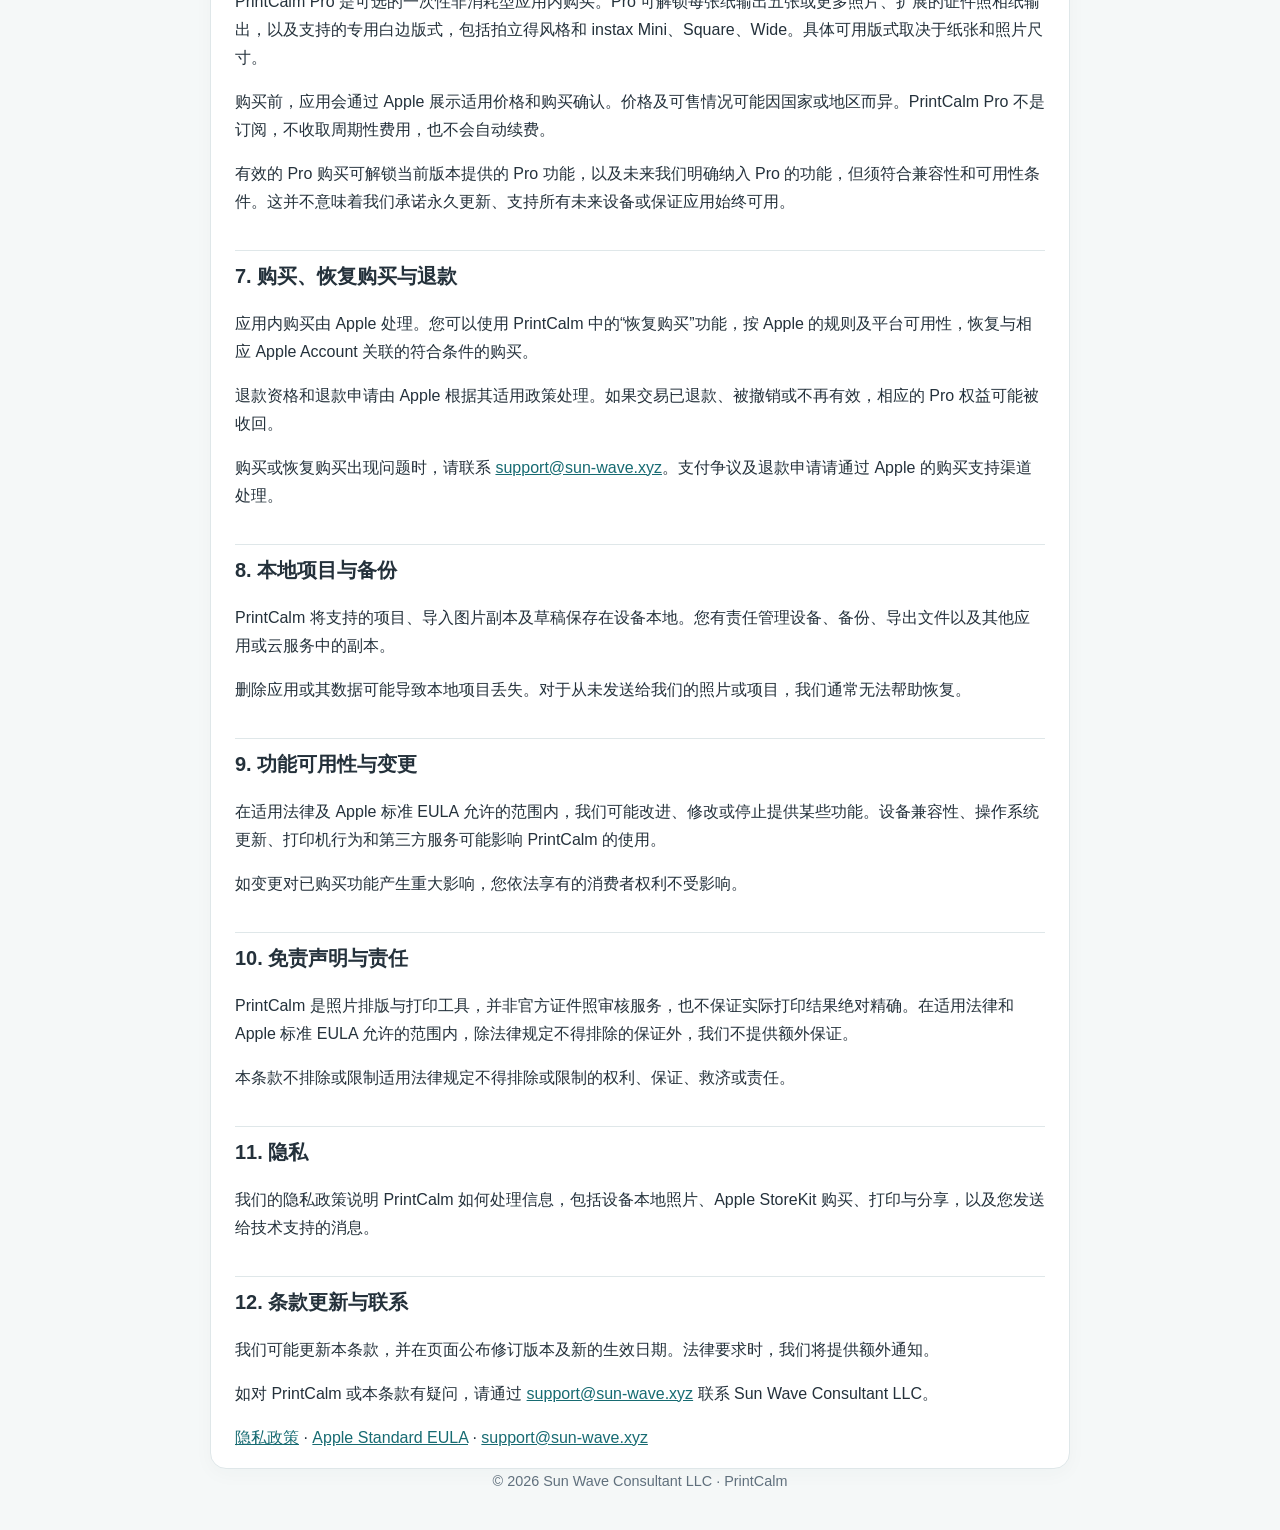
<file: zh-Hans/terms.html>
<!doctype html>
<html lang="zh-Hans"><head><meta charset="utf-8"><meta name="viewport" content="width=device-width, initial-scale=1"><meta name="description" content="使用条款 for PrintCalm by Sun Wave Consultant LLC."><title>使用条款 | PrintCalm</title><link rel="stylesheet" href="../style.css"></head>
<body><header><div class="wrap top"><a class="brand" href="../index.html">PrintCalm</a><nav class="langs" aria-label="Language"><a href="../terms.html" lang="en">English</a><a href="terms.html" aria-current="page">简体中文</a></nav></div></header><main class="wrap"><h1>使用条款</h1><p class="meta"><strong>提供方:</strong> Sun Wave Consultant LLC<br><strong>生效日期:</strong> 2026 年 11 月 20 日</p><p>本页面为 PrintCalm 的产品使用条款。Apple 标准 EULA 仍适用于本应用的软件许可。</p>
<h2>1. 条款说明</h2>
<p>本使用条款说明 Sun Wave Consultant LLC（以下简称“我们”）提供的 PrintCalm 产品的具体使用条件。PrintCalm 适用于 iPhone、iPad 和 Mac。</p>
<p>下载和使用本应用时，在适用情况下还须遵守 Apple 标准许可应用最终用户许可协议（“Apple 标准 EULA”）。本条款是对该协议的补充，并不替代或凌驾于该协议之上。如果软件许可事项存在冲突，以适用的 Apple 标准 EULA 为准。</p>
<h2>2. 产品功能</h2>
<p>PrintCalm 帮助您设置照片尺寸、裁剪、排版、预览、打印及导出照片，包括证件照版式，并支持相应的纸张和图片格式。具体功能可能因设备、操作系统和应用版本而有所不同。</p>
<p>您应根据实际用途选择合适的照片、纸张、尺寸和输出设置。</p>
<h2>3. 照片权利与合法使用</h2>
<p>您保留对所导入照片和其他内容依法享有的权利。将内容导入 PrintCalm 不代表您向我们转让其所有权。</p>
<p>您应确保拥有使用、编辑、打印及分享相关内容所需的权利与授权，包括涉及他人或儿童的照片。不得利用 PrintCalm 违反适用法律或侵害他人权利。</p>
<p>PrintCalm 通常在设备本地处理和保存照片及草稿。关于本地存储、权限、打印分享及支持邮件的详情，请参阅我们的隐私政策。</p>
<h2>4. 打印尺寸与输出</h2>
<p>PrintCalm 允许您指定物理尺寸并预览版面。实际打印效果取决于打印机、驱动程序、纸张、可打印区域、无边距打印能力及打印对话框设置。</p>
<p>如需按设定尺寸输出，请使用匹配的纸型，并在适当情况下关闭“适合页面”等缩放选项。使用昂贵相纸或提交重要文件前，建议先试印并使用尺子测量。我们无法保证所有打印机或打印服务都能完全还原应用中显示的尺寸、颜色或画质。</p>
<h2>5. 证件照使用限制</h2>
<p>证件照规格预设和编辑工具仅为方便用户使用。护照、签证、驾照、身份证明及其他申请的照片要求可能因国家、受理机构和证件类型而异，并可能随时变化。</p>
<p>您应向受理机构核对最新官方要求，包括尺寸、构图、背景、表情、画质及其他标准。PrintCalm 不隶属于任何政府部门或证件签发机构，也不代表获得其认可或批准，且不保证证件照一定被接受。</p>
<h2>6. 免费功能与 PrintCalm Pro</h2>
<p>PrintCalm 可免费下载。免费功能范围内，您可以编辑和保存草稿，并不限次数地打印或导出支持的版式，且不添加水印。免费输出支持每张纸最多四张照片，包括支持的证件照相纸；也可导出单张证件照 JPG。</p>
<p>PrintCalm Pro 是可选的一次性非消耗型应用内购买。Pro 可解锁每张纸输出五张或更多照片、扩展的证件照相纸输出，以及支持的专用白边版式，包括拍立得风格和 instax Mini、Square、Wide。具体可用版式取决于纸张和照片尺寸。</p>
<p>购买前，应用会通过 Apple 展示适用价格和购买确认。价格及可售情况可能因国家或地区而异。PrintCalm Pro 不是订阅，不收取周期性费用，也不会自动续费。</p>
<p>有效的 Pro 购买可解锁当前版本提供的 Pro 功能，以及未来我们明确纳入 Pro 的功能，但须符合兼容性和可用性条件。这并不意味着我们承诺永久更新、支持所有未来设备或保证应用始终可用。</p>
<h2>7. 购买、恢复购买与退款</h2>
<p>应用内购买由 Apple 处理。您可以使用 PrintCalm 中的“恢复购买”功能，按 Apple 的规则及平台可用性，恢复与相应 Apple Account 关联的符合条件的购买。</p>
<p>退款资格和退款申请由 Apple 根据其适用政策处理。如果交易已退款、被撤销或不再有效，相应的 Pro 权益可能被收回。</p>
<p>购买或恢复购买出现问题时，请联系 <a href="mailto:support@sun-wave.xyz">support@sun-wave.xyz</a>。支付争议及退款申请请通过 Apple 的购买支持渠道处理。</p>
<h2>8. 本地项目与备份</h2>
<p>PrintCalm 将支持的项目、导入图片副本及草稿保存在设备本地。您有责任管理设备、备份、导出文件以及其他应用或云服务中的副本。</p>
<p>删除应用或其数据可能导致本地项目丢失。对于从未发送给我们的照片或项目，我们通常无法帮助恢复。</p>
<h2>9. 功能可用性与变更</h2>
<p>在适用法律及 Apple 标准 EULA 允许的范围内，我们可能改进、修改或停止提供某些功能。设备兼容性、操作系统更新、打印机行为和第三方服务可能影响 PrintCalm 的使用。</p>
<p>如变更对已购买功能产生重大影响，您依法享有的消费者权利不受影响。</p>
<h2>10. 免责声明与责任</h2>
<p>PrintCalm 是照片排版与打印工具，并非官方证件照审核服务，也不保证实际打印结果绝对精确。在适用法律和 Apple 标准 EULA 允许的范围内，除法律规定不得排除的保证外，我们不提供额外保证。</p>
<p>本条款不排除或限制适用法律规定不得排除或限制的权利、保证、救济或责任。</p>
<h2>11. 隐私</h2>
<p>我们的隐私政策说明 PrintCalm 如何处理信息，包括设备本地照片、Apple StoreKit 购买、打印与分享，以及您发送给技术支持的消息。</p>
<h2>12. 条款更新与联系</h2>
<p>我们可能更新本条款，并在页面公布修订版本及新的生效日期。法律要求时，我们将提供额外通知。</p>
<p>如对 PrintCalm 或本条款有疑问，请通过 <a href="mailto:support@sun-wave.xyz">support@sun-wave.xyz</a> 联系 Sun Wave Consultant LLC。</p>
<p><a href="../privacy.html">隐私政策</a> · <a href="https://www.apple.com/legal/internet-services/itunes/dev/stdeula/">Apple Standard EULA</a> · <a href="mailto:support@sun-wave.xyz">support@sun-wave.xyz</a></p></main><footer>© 2026 Sun Wave Consultant LLC · PrintCalm</footer></body></html>
</file>
<file: style.css>
:root{color-scheme:light;--ink:#24313b;--muted:#60707d;--line:#dfe7e9;--accent:#176b72;--bg:#f5f8f8}*{box-sizing:border-box}body{margin:0;background:var(--bg);font-family:-apple-system,BlinkMacSystemFont,'Segoe UI',Arial,sans-serif;color:var(--ink);line-height:1.75}header{background:#fff;border-bottom:1px solid var(--line)}.wrap{max-width:860px;margin:auto;padding:0 24px}.top{display:flex;justify-content:space-between;align-items:center;gap:20px;padding:18px 0}.brand{font-weight:750;font-size:1.2rem;color:var(--ink);text-decoration:none}.langs a{color:var(--accent);text-decoration:none;margin-left:14px}.langs a[aria-current]{font-weight:700;text-decoration:underline}main{background:#fff;border:1px solid var(--line);border-radius:16px;padding:32px 42px;margin:36px auto 45px;box-shadow:0 5px 20px #16343a08}h1{font-size:2rem;line-height:1.25;margin:0 0 10px}h2{font-size:1.25rem;margin:34px 0 12px;padding-top:8px;border-top:1px solid var(--line)}h3{font-size:1.04rem;margin:22px 0 6px}p,li{font-size:1rem}ul{padding-left:24px}li{margin:5px 0}.meta{color:var(--muted);margin-bottom:28px}a{color:var(--accent)}footer{color:var(--muted);font-size:.9rem;text-align:center;padding:0 24px 36px}@media(max-width:600px){main{margin:18px 12px 30px;padding:26px 22px}h1{font-size:1.65rem}.wrap{padding:0 16px}}
</file>
